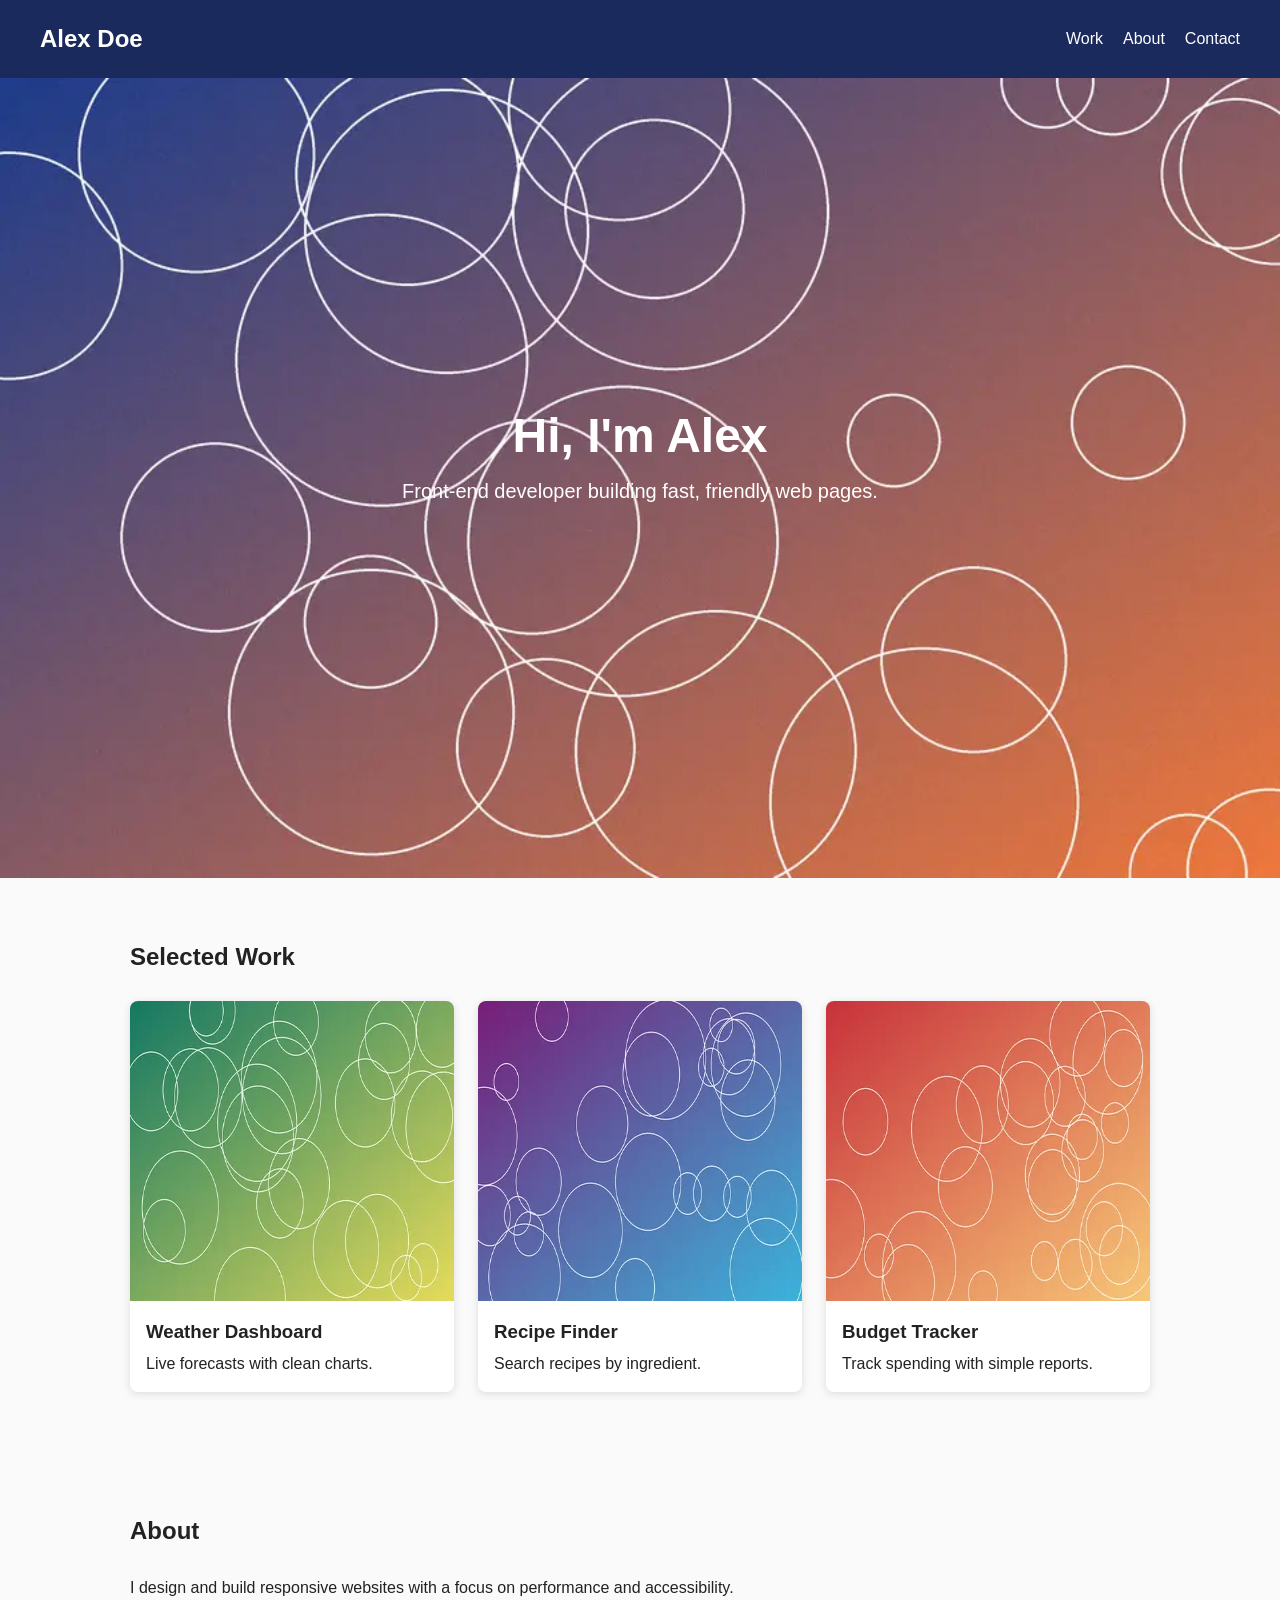
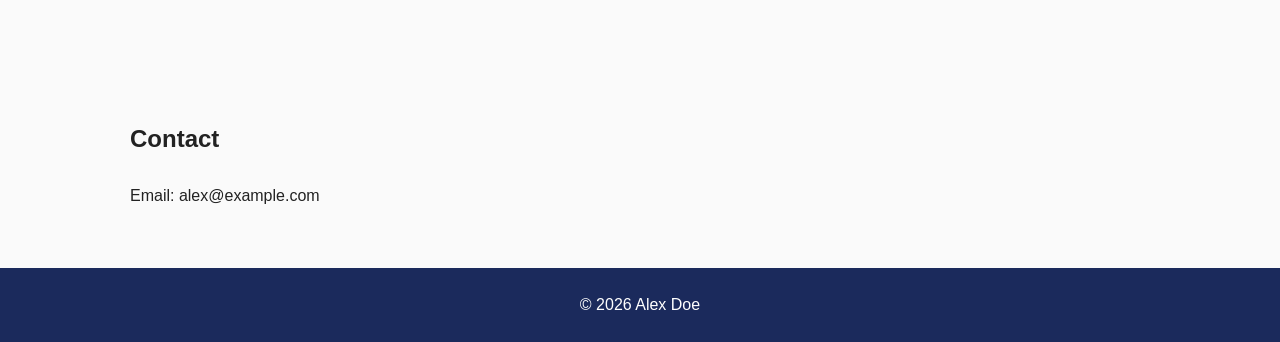
<file: after/index.html>
<!DOCTYPE html>
<html lang="en">
<head>
  <meta charset="UTF-8">
  <meta name="viewport" content="width=device-width, initial-scale=1">
  <title>Alex Doe | Portfolio (Optimized)</title>
  <!-- Preload the LCP image so it starts downloading immediately -->
  <link rel="preload" as="image" href="img/hero-960.webp" imagesrcset="img/hero-480.webp 480w, img/hero-960.webp 960w" imagesizes="100vw" fetchpriority="high">
  <link rel="stylesheet" href="style.min.css">
  <!-- Non-blocking scripts -->
  <script src="main.min.js" defer></script>
  <script src="analytics.min.js" async></script>
</head>
<body>
  <header>
    <h1>Alex Doe</h1>
    <nav><a href="#work">Work</a><a href="#about">About</a><a href="#contact">Contact</a></nav>
  </header>

  <div class="hero">
    <!-- Above the fold: eager, high priority, explicit size to prevent layout shift -->
    <img src="img/hero-960.webp" srcset="img/hero-480.webp 480w, img/hero-960.webp 960w" sizes="100vw" width="960" height="600" fetchpriority="high" alt="Abstract colourful hero banner">
    <div class="hero-text"><h2>Hi, I'm Alex</h2><p>Front-end developer building fast, friendly web pages.</p></div>
  </div>

  <section id="work">
    <h2>Selected Work</h2>
    <div class="grid">
      <div class="card"><img src="img/project1-480.webp" srcset="img/project1-480.webp 480w, img/project1-960.webp 960w" sizes="(max-width:800px) 100vw, 350px" width="480" height="300" loading="lazy" decoding="async" alt="Project one"><h3>Weather Dashboard</h3><p>Live forecasts with clean charts.</p></div>
      <div class="card"><img src="img/project2-480.webp" srcset="img/project2-480.webp 480w, img/project2-960.webp 960w" sizes="(max-width:800px) 100vw, 350px" width="480" height="300" loading="lazy" decoding="async" alt="Project two"><h3>Recipe Finder</h3><p>Search recipes by ingredient.</p></div>
      <div class="card"><img src="img/project3-480.webp" srcset="img/project3-480.webp 480w, img/project3-960.webp 960w" sizes="(max-width:800px) 100vw, 350px" width="480" height="300" loading="lazy" decoding="async" alt="Project three"><h3>Budget Tracker</h3><p>Track spending with simple reports.</p></div>
    </div>
  </section>

  <section id="about"><h2>About</h2><p>I design and build responsive websites with a focus on performance and accessibility.</p></section>
  <section id="contact"><h2>Contact</h2><p>Email: alex@example.com</p></section>

  <footer>&copy; <span id="year"></span> Alex Doe</footer>
</body>
</html>
</file>
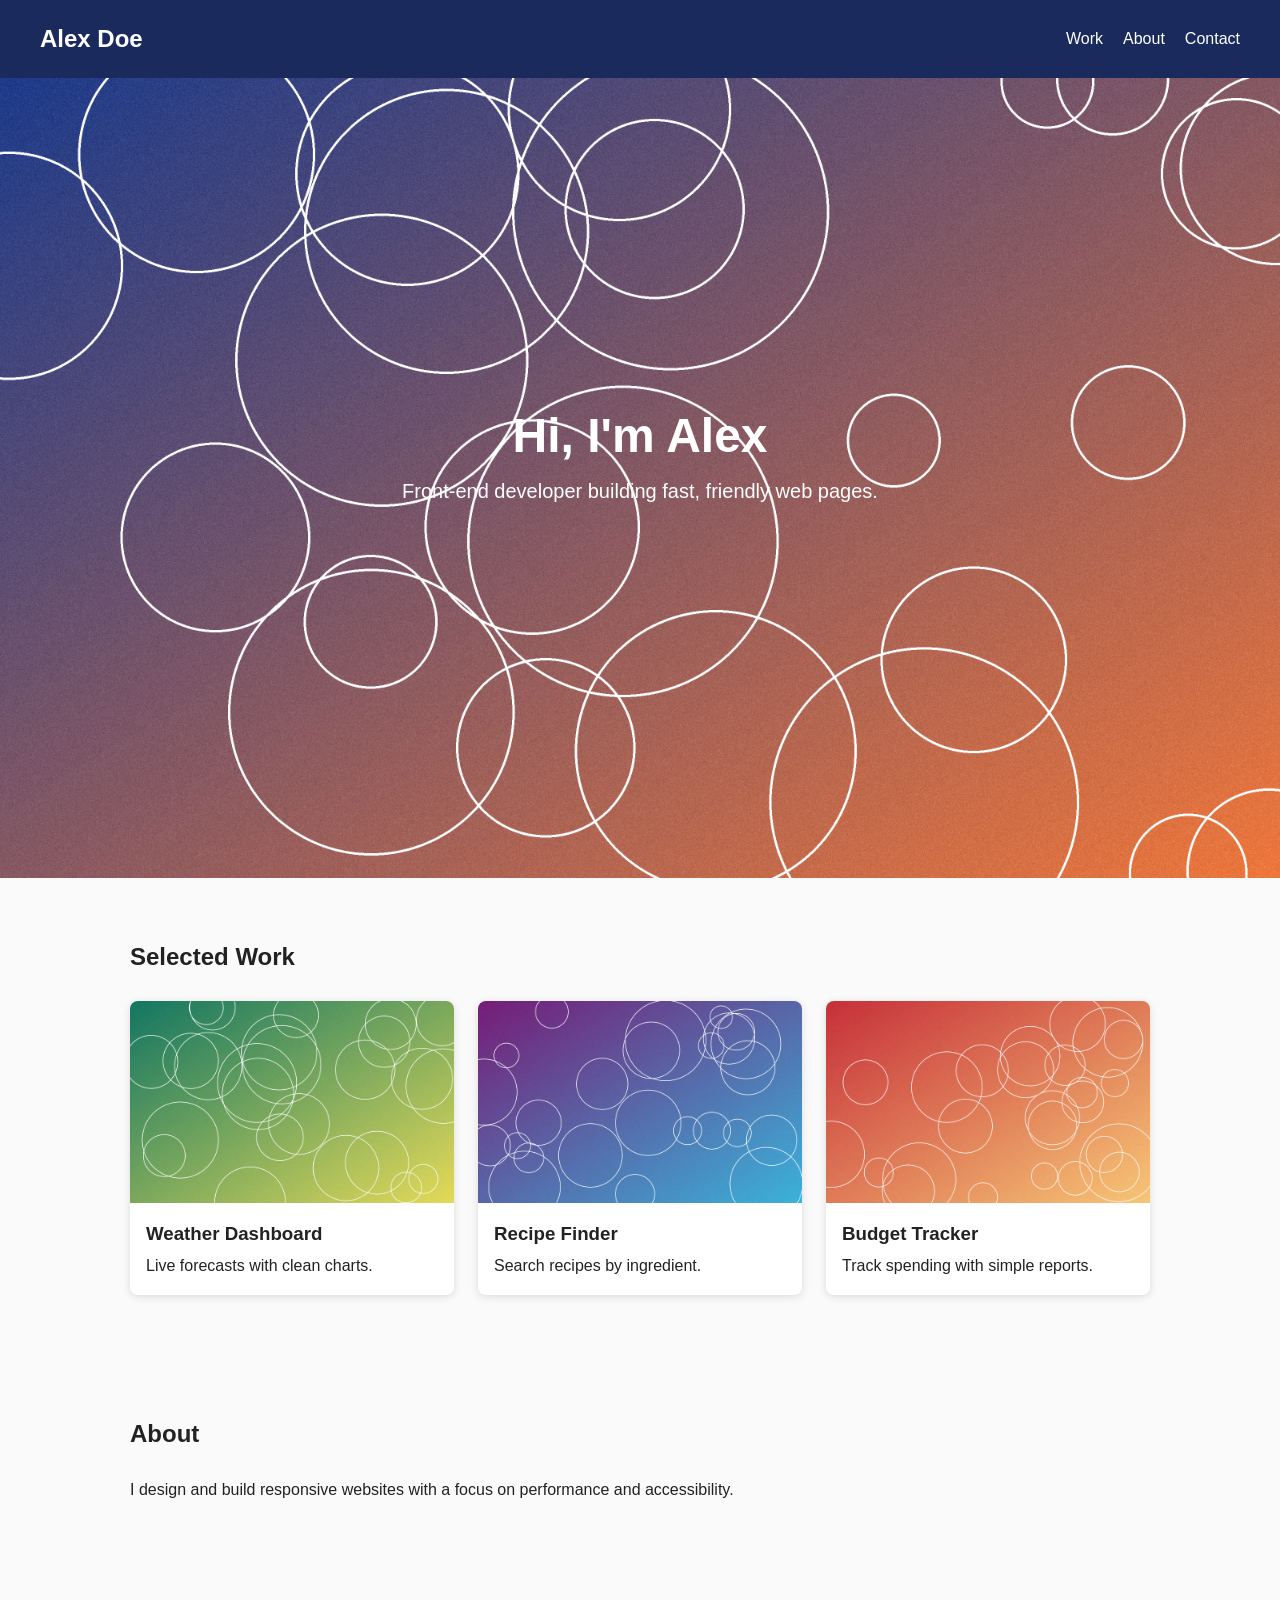
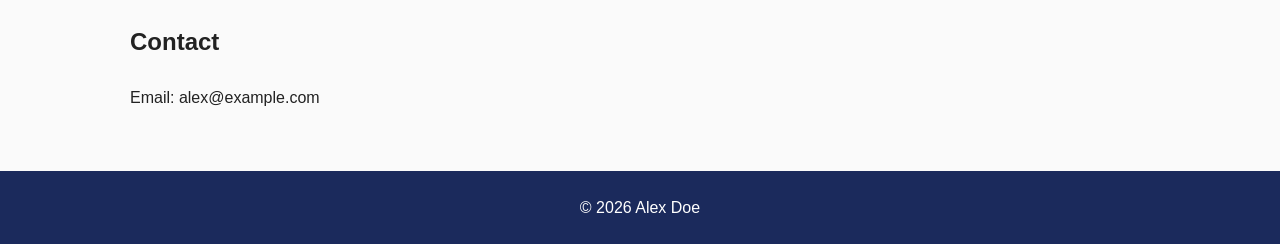
<file: before/index.html>
<!DOCTYPE html>
<html lang="en">
<head>
  <meta charset="UTF-8">
  <meta name="viewport" content="width=device-width, initial-scale=1">
  <title>Alex Doe | Portfolio (Before Optimization)</title>
  <!-- Render-blocking CSS and synchronous scripts -->
  <link rel="stylesheet" href="style.css">
  <script src="analytics.js"></script>
  <script src="main.js"></script>
</head>
<body>
  <header>
    <h1>Alex Doe</h1>
    <nav><a href="#work">Work</a><a href="#about">About</a><a href="#contact">Contact</a></nav>
  </header>

  <div class="hero">
    <img src="img/hero.png" alt="Abstract colourful hero banner">
    <div class="hero-text"><h2>Hi, I'm Alex</h2><p>Front-end developer building fast, friendly web pages.</p></div>
  </div>

  <section id="work">
    <h2>Selected Work</h2>
    <div class="grid">
      <div class="card"><img src="img/project1.png" alt="Project one"><h3>Weather Dashboard</h3><p>Live forecasts with clean charts.</p></div>
      <div class="card"><img src="img/project2.png" alt="Project two"><h3>Recipe Finder</h3><p>Search recipes by ingredient.</p></div>
      <div class="card"><img src="img/project3.png" alt="Project three"><h3>Budget Tracker</h3><p>Track spending with simple reports.</p></div>
    </div>
  </section>

  <section id="about"><h2>About</h2><p>I design and build responsive websites with a focus on performance and accessibility.</p></section>
  <section id="contact"><h2>Contact</h2><p>Email: alex@example.com</p></section>

  <footer>&copy; <span id="year"></span> Alex Doe</footer>
</body>
</html>
</file>
<file: before/style.css>
/* Unoptimized stylesheet: verbose, with unused rules */
* { margin: 0; padding: 0; box-sizing: border-box; }
body { font-family: Arial, sans-serif; color: #222; line-height: 1.6; background: #fafafa; }
header { background: #1b2a5c; color: #fff; padding: 20px 40px; display: flex; justify-content: space-between; align-items: center; }
header h1 { font-size: 24px; }
nav a { color: #fff; margin-left: 20px; text-decoration: none; }
nav a:hover { text-decoration: underline; }
.hero { position: relative; text-align: center; color: #fff; }
.hero img { width: 100%; height: auto; display: block; }
.hero-text { position: absolute; top: 40%; left: 0; right: 0; }
.hero-text h2 { font-size: 48px; }
.hero-text p { font-size: 20px; }
section { padding: 60px 40px; max-width: 1100px; margin: 0 auto; }
section h2 { margin-bottom: 24px; }
.grid { display: grid; grid-template-columns: repeat(3, 1fr); gap: 24px; }
.card { background: #fff; border-radius: 8px; overflow: hidden; box-shadow: 0 2px 8px rgba(0,0,0,.12); }
.card img { width: 100%; display: block; }
.card h3 { padding: 16px 16px 4px; }
.card p { padding: 0 16px 16px; }
footer { background: #1b2a5c; color: #fff; text-align: center; padding: 24px; }
/* unused rules below */
.modal { display: none; position: fixed; top: 0; left: 0; width: 100%; height: 100%; background: rgba(0,0,0,.6); }
.modal-content { background: #fff; margin: 10% auto; padding: 20px; width: 60%; }
.carousel { overflow: hidden; position: relative; }
.carousel-item { float: left; width: 100%; }
.tooltip { position: absolute; background: #000; color: #fff; padding: 4px 8px; border-radius: 4px; }
.btn-primary { background: #e85d04; color: #fff; padding: 10px 18px; border: 0; border-radius: 4px; }
.btn-secondary { background: #6c757d; color: #fff; padding: 10px 18px; border: 0; border-radius: 4px; }
.alert { padding: 12px; border: 1px solid #f5c6cb; background: #f8d7da; color: #721c24; }
@media (max-width: 800px) { .grid { grid-template-columns: 1fr; } .hero-text h2 { font-size: 30px; } }
</file>
<file: after/style.min.css>
*{margin:0;padding:0;box-sizing:border-box}body{font-family:Arial,sans-serif;color:#222;line-height:1.6;background:#fafafa}header{background:#1b2a5c;color:#fff;padding:20px 40px;display:flex;justify-content:space-between;align-items:center}header h1{font-size:24px}nav a{color:#fff;margin-left:20px;text-decoration:none}nav a:hover{text-decoration:underline}.hero{position:relative;text-align:center;color:#fff}.hero img{width:100%;height:auto;display:block}.hero-text{position:absolute;top:40%;left:0;right:0}.hero-text h2{font-size:48px}.hero-text p{font-size:20px}section{padding:60px 40px;max-width:1100px;margin:0 auto}section h2{margin-bottom:24px}.grid{display:grid;grid-template-columns:repeat(3,1fr);gap:24px}.card{background:#fff;border-radius:8px;overflow:hidden;box-shadow:0 2px 8px rgba(0,0,0,.12)}.card img{width:100%;display:block}.card h3{padding:16px 16px 4px}.card p{padding:0 16px 16px}footer{background:#1b2a5c;color:#fff;text-align:center;padding:24px}@media (max-width:800px){.grid{grid-template-columns:1fr}.hero-text h2{font-size:30px}}
</file>
